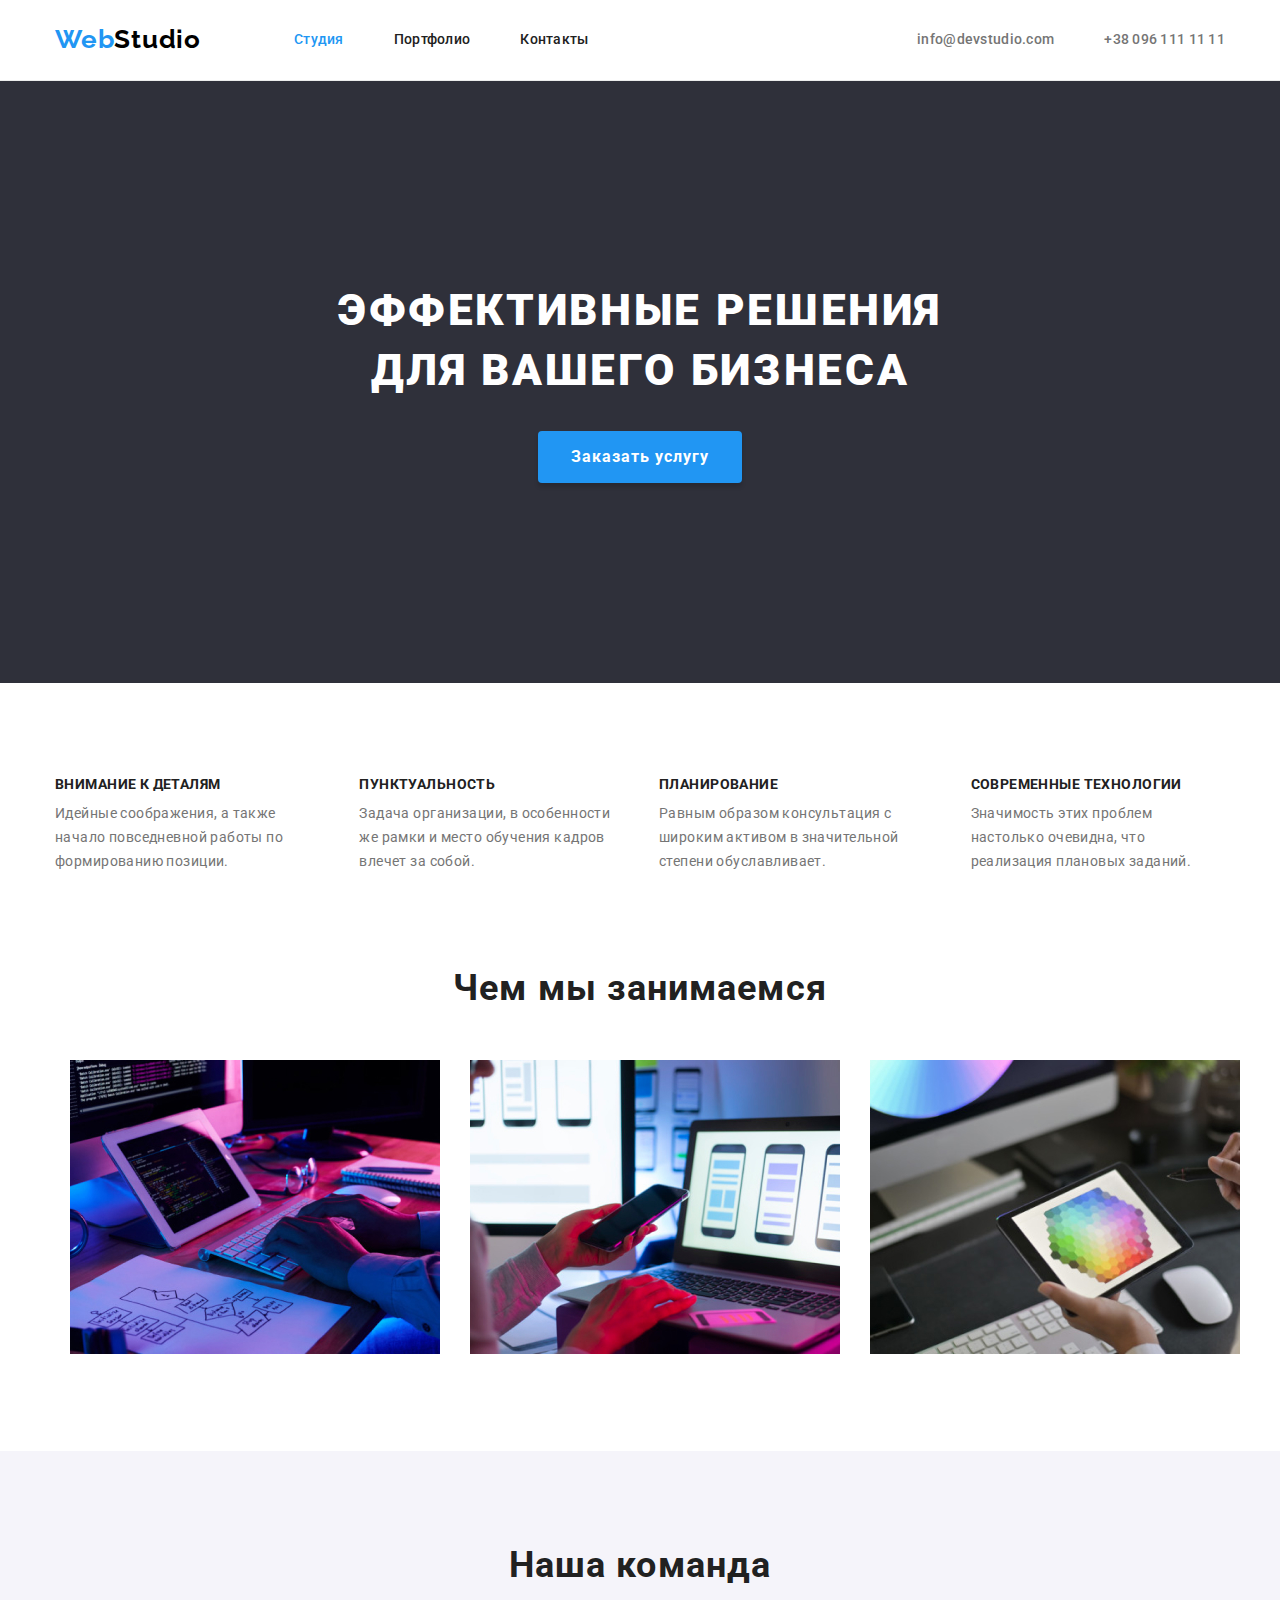
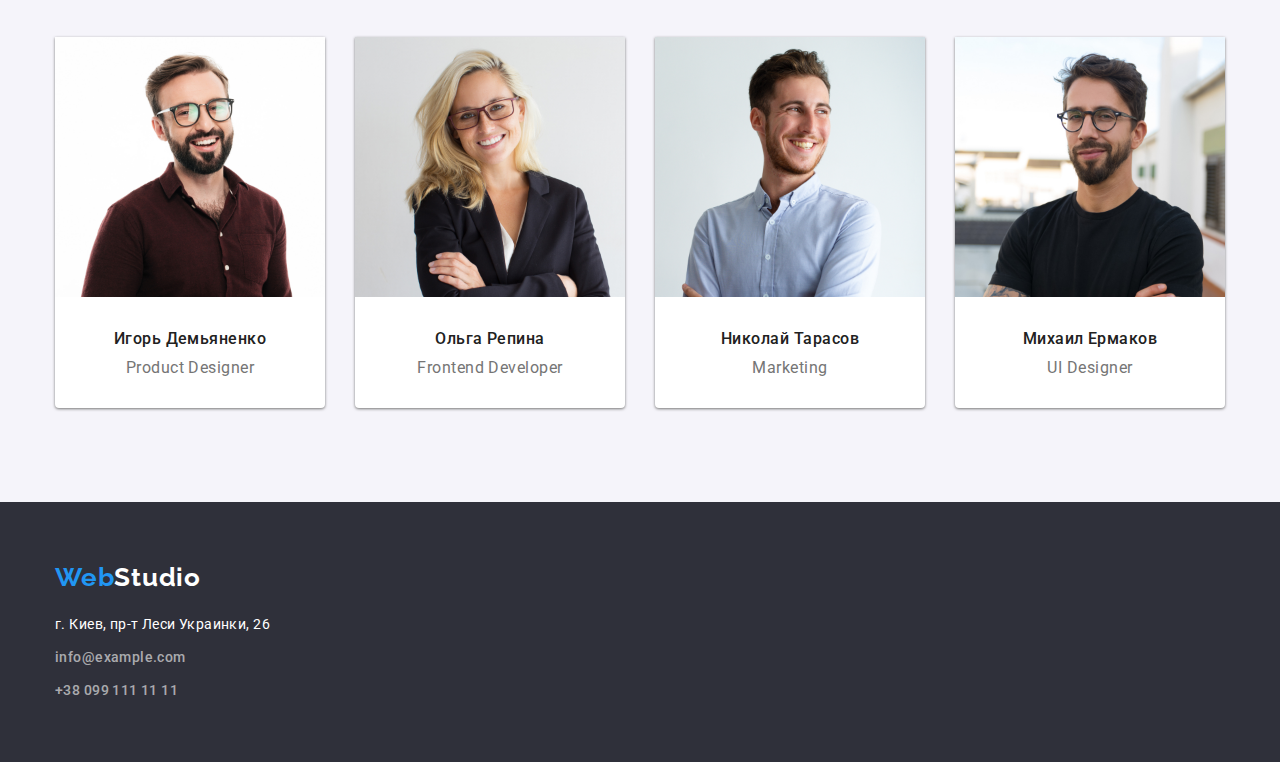
<file: index.html>
<!DOCTYPE html>
<html lang="en">

<head>
    <meta charset="UTF-8">
    <meta http-equiv="X-UA-Compatible" content="IE=edge">
    <meta name="viewport" content="width=device-width, initial-scale=1.0">
    <title>goit-markup-hw-03</title>
    <link href="https://fonts.googleapis.com/css2?family=Raleway:wght@700&family=Roboto:wght@400;500;700;900&display=swap"
        rel="stylesheet">
    <link rel="stylesheet" href="https://cdnjs.cloudflare.com/ajax/libs/modern-normalize/1.0.0/modern-normalize.min.css">    
    <link rel="stylesheet" href="./css/style.css">
</head>

<body>
    
   <header class="page-header">
    <div class="container">
        <nav class="nav">
            <a href="./index.html" class="logo"><span class="logostudio">Web</span>Studio</a>

            <ul class="site-nav">
                <li>
                    <a href="" class="link current">Студия</a>
                </li>
                <li>
                    <a href="./portfolio.html" class="link">Портфолио</a>
                </li>
                <li>
                    <a href="" class="link">Контакты</a>
                </li>
            </ul>
        </nav>
            <ul class="contacts-up">
                <li><a href="info@devstudio.com" class="list">info@devstudio.com</a></li>
                <li><a href="tel:+380961111111" class="list">+38 096 111 11 11</a></li>
            </ul>
           
    </div>
    </header>
    <main>

        <!-- Hero -->

        <section class="section-one">
          <div class="container">
            <h1 class="hero">ЭФФЕКТИВНЫЕ РЕШЕНИЯ<br>ДЛЯ ВАШЕГО БИЗНЕСА</h1>

            <!-- button -->

            <button type="button" class="button-hero">Заказать услугу</button>
          </div>
        </section>

        <!-- description -->

        <section class="section-two">
          <div class="container">
            <ul class="section-two-list">
                <li>
                    <h3 class="title">Внимание к деталям</h3>
                    <p class="description">Идейные соображения, а также начало повседневной работы по формированию
                        позиции.</p>
                </li>
                <li>
                    <h3 class="title">Пунктуальность</h3>
                    <p class="description">Задача организации, в особенности же рамки и место обучения кадров влечет за
                        собой.</p>
                </li>
                <li>
                    <h3 class="title">Планирование</h3>
                    <p class="description">Равным образом консультация с широким активом в значительной степени
                        обуславливает.</p>
                </li>
                <li>
                    <h3 class="title">Современные технологии</h3>
                    <p class="description">Значимость этих проблем настолько очевидна, что реализация плановых заданий.
                    </p>
                </li>
            </ul>
          </div>
        </section>

        <!-- Проекты -->

        <section class="contacts-section">
          <div class="container">
            <h2 class="work-team">Чем мы занимаемся</h2>
            <ul class="contacts-section-images">
                <li>
                    <img src="./images/img.1.jpg" alt="Чем мы занимаемся" width="370">
                </li>
                <li>
                    <img src="./images/img.2.jpg" alt="Чем мы занимаемся" width="370">
                </li>
                <li>
                    <img src="./images/img.3.jpg" alt="Чем мы занимаемся" width="370">
                </li>
            </ul>
          </div>
        </section>

        <!-- Наши сотрудники -->

        <section class="section-four">
          <div class="container">
            <h2 class="work-team">Наша команда</h2>
            <ul class="worker-list">
                <li class="worker-list-name">
                    <img src="./images/emp.1.jpg" alt="Игорь Демьяненко" width="270">
                <div>
                    <h3 class="name">Игорь Демьяненко</h3>
                    <p class="position">Product Designer</p>
                </div>
                </li>
                <li class="worker-list-name">
                    <img src="./images/emp.2.jpg" alt="Ольга Репина" width="270">
                <div>
                    <h3 class="name">Ольга Репина</h3>
                    <p class="position">Frontend Developer</p>
                </div>
                </li>
                <li class="worker-list-name">
                    <img src="./images/emp.3.jpg" alt="Николай Тарасов" width="270">
                <div>
                    <h3 class="name">Николай Тарасов</h3>
                    <p class="position">Marketing</p>
                </div>
                </li>
                <li class="worker-list-name">
                    <img src="./images/emp.4.jpg" alt="Михаил Ермаков" width="270">
                <div>
                    <h3 class="name">Михаил Ермаков</h3>
                    <p class="position">UI Designer</p>
                </div>
                </li>
            </ul>
          </div>
        </section>
    </main>

    <!-- Подвал -->
    <footer class="footer-line">
       <div class="container"> 
        <a href="./index.html" class="logo-down"><span class="logostudio">Web</span>Studio</a>
        <address>
            <ul class="contacts-down">
                <li>
                    <p class="address">г. Киев, пр-т Леси Украинки, 26</p>
                </li>
                <li>
                    <a href="info@example.com" class="list">info@example.com</a>
                </li>
                <li class="tel-list">
                    <a href="lel:+380991111111" class="list">+38 099 111 11 11</a>
                </li>
            </ul>
        </address>
      </div>
    </footer>


</body>

</html>
</file>
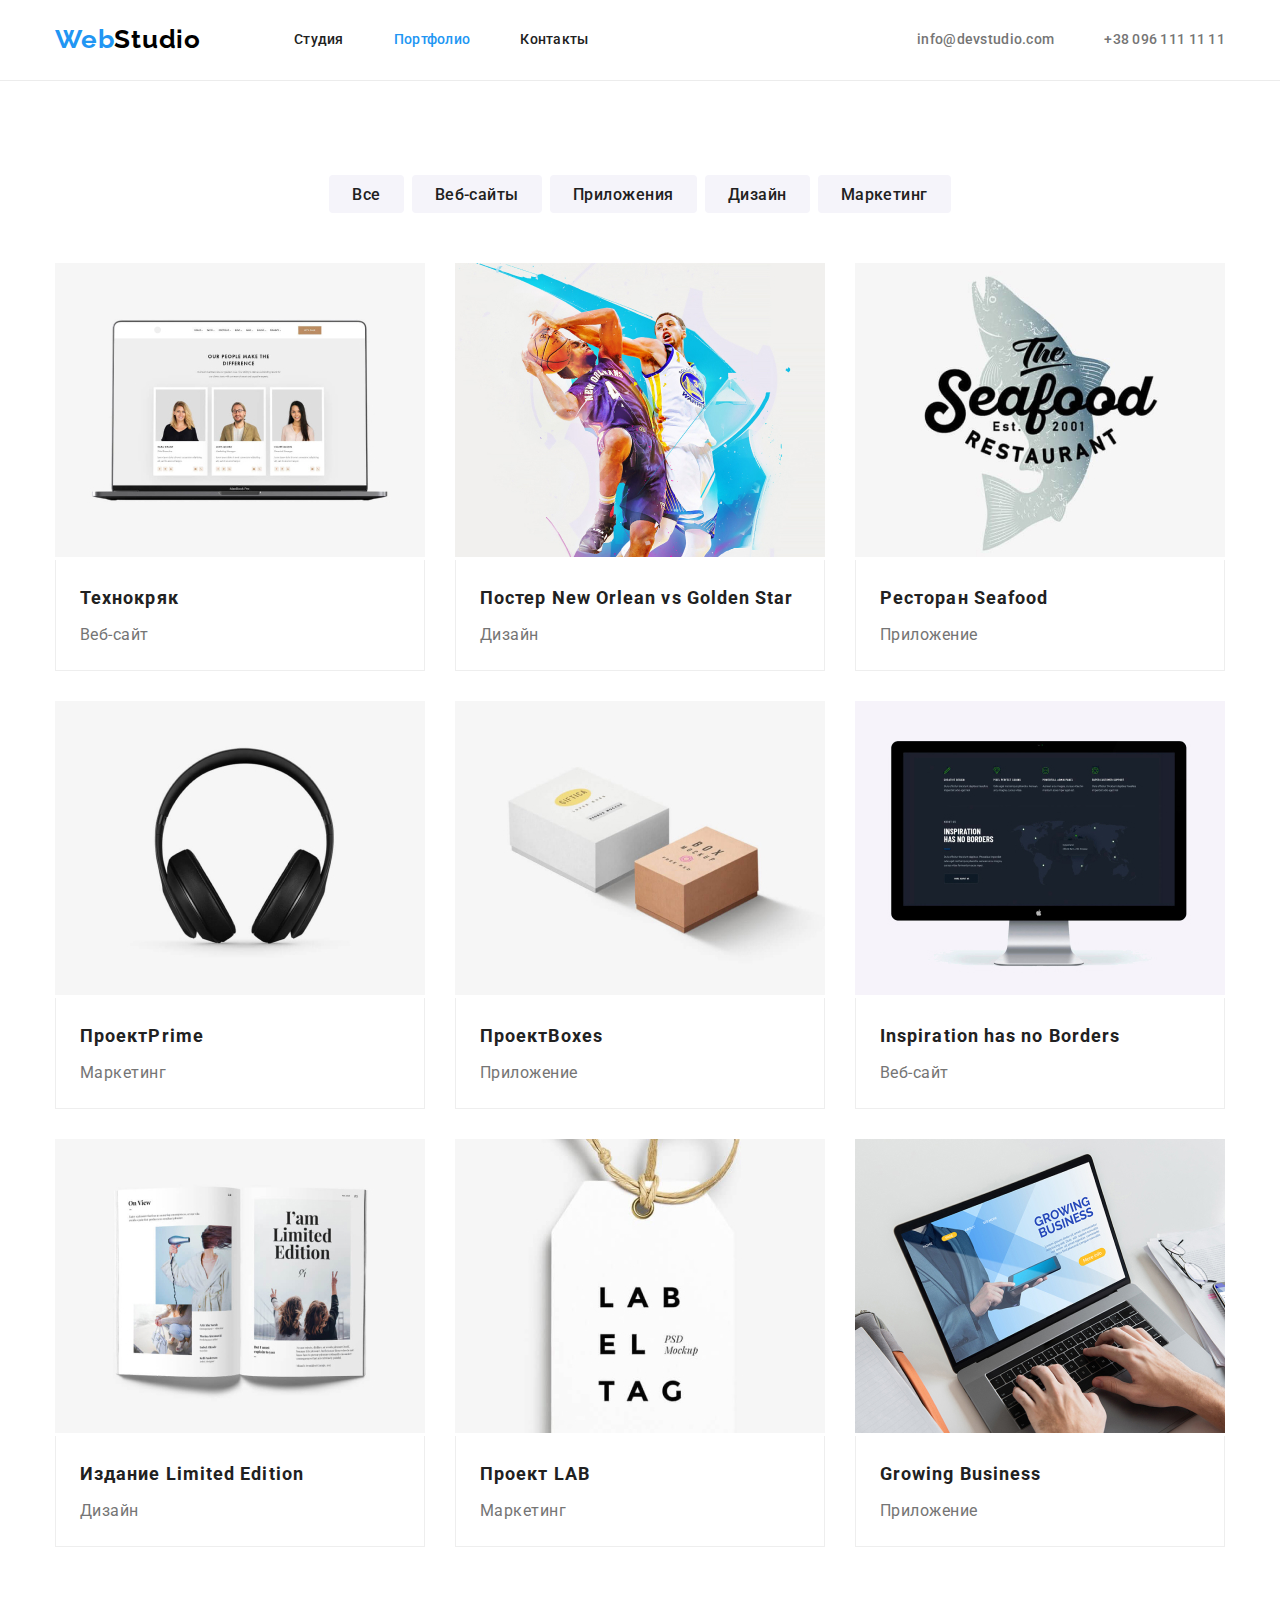
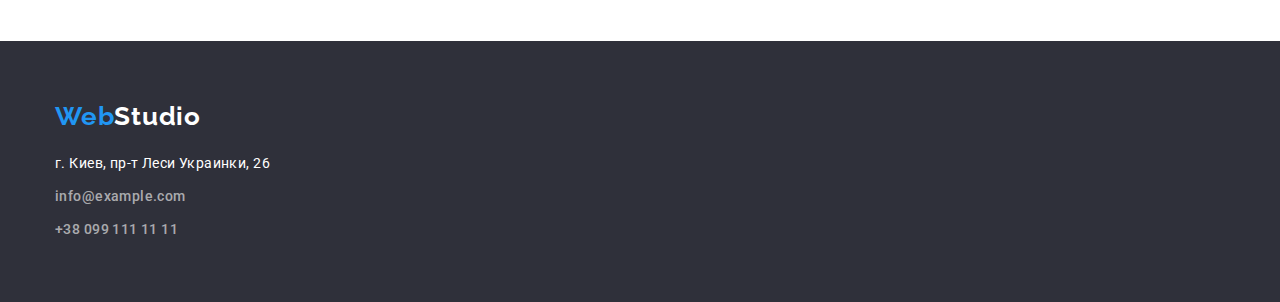
<file: portfolio.html>
<!DOCTYPE html>
<html lang="en">

<head>
    <meta charset="UTF-8">
    <meta http-equiv="X-UA-Compatible" content="IE=edge">
    <meta name="viewport" content="width=device-width, initial-scale=1.0">
    <title>portfolio</title>
    <link href="https://fonts.googleapis.com/css2?family=Raleway:wght@700&family=Roboto:wght@400;500;700;900&display=swap"
          rel="stylesheet">
    <link rel="stylesheet" href="https://cdnjs.cloudflare.com/ajax/libs/modern-normalize/1.0.0/modern-normalize.min.css">    
    <link rel="stylesheet" href="./css/style.css">
</head>

<body>
    <header class="page-header">
      <div class="container">
        <nav class="nav">
            <a href="./index.html" class="logo"><span class="logostudio">Web</span>Studio</a>
        
            <ul class="site-nav">
                <li>
                    <a href="./index.html" class="link">Студия</a>
                </li>
                <li>
                    <a href="" class="link current">Портфолио</a>
                </li>
                <li>
                    <a href="" class="link">Контакты</a>
                </li>
            </ul>
        </nav>
            <ul class="contacts-up">
                <li>
                     <a href="mailto:info@devstudio.com" class="list">info@devstudio.com</a>
                </li>
                <li>
                    <a href="tel:+380961111111" class="list">+38 096 111 11 11</a>
                </li>
            </ul>
      </div>
    </header>

    <!-- Special content -->
    <main>
        <section class="section-portfolio">
            <div class="container">
            <h1 class="visually-hidden">portfolio</h1>
            <ul class="buttons">
                <li>
                    <button type="button" class="button-list">Все</button>
                </li>
                <li>
                    <button type="button" class="button-list">Веб-сайты</button>
                </li>
                <li>
                    <button type="button" class="button-list">Приложения</button>
                </li>
                <li>
                    <button type="button" class="button-list">Дизайн</button>
                </li>
                <li>
                    <button type="button" class="button-list">Маркетинг</button>
                </li>
            </ul>
            <ul class="card-set">
                <li class="item">
                    <img src="./images/Технокряк.jpg" alt="Технокряк" width="370">
                <div> 
                    <h3 class="depiction">Технокряк</h3>
                    <p class="value">Веб-сайт</p>
                </div>
                </li>
                <li class="item">
                    <img src="./images/Постер.jpg" alt="Постер New Orlean vs Golden Star" width="370">
                <div>
                    <h3 class="depiction">Постер New Orlean vs Golden Star</h3>
                    <p class="value">Дизайн</p>
                </div>
                </li>
                <li class="item">
                    <img src="./images/Ресторан.jpg" alt="Ресторан Seafood" width="370">
                <div>
                    <h3 class="depiction">Ресторан Seafood</h3>
                    <p class="value">Приложение</p>
                </div>
                </li>
                <li class="item">
                    <img src="./images/ПроектPrime.jpg" alt="Проект Prime" width="370">
                <div>
                    <h3 class="depiction">ПроектPrime</h3>
                    <p class="value">Маркетинг</p>
                </div>
                </li>
                <li class="item">
                    <img src="./images/ПроектBoxes.jpg" alt="Проект Boxes" width="370">
                <div>
                    <h3 class="depiction">ПроектBoxes</h3>
                    <p class="value">Приложение</p>
                </div>
                </li>
                <li class="item">
                    <img src="./images/Inspiration.jpg" alt="Inspiration has no Borders" width="370">
                <div>
                    <h3 class="depiction">Inspiration has no Borders</h3>
                    <p class="value">Веб-сайт</p>
                </div>
                </li>
                <li class="item">
                    <img src="./images/Издание.jpg" alt="Издание Limited Edition" width="370">
                <div>
                    <h3 class="depiction">Издание Limited Edition</h3>
                    <p class="value">Дизайн</p>
                </div>
                </li>
                <li class="item">
                    <img src="./images/ПроектLAB.jpg" alt="Проект LAB" width="370">
                <div>
                    <h3 class="depiction">Проект LAB</h3>
                    <p class="value">Маркетинг</p>
                </div>
                </li>
                <li class="item">
                    <img src="./images/Growing.jpg" alt="Growing Business" width="370">
                <div>
                    <h3 class="depiction">Growing Business</h3>
                    <p class="value">Приложение</p>
                </div>
                </li>
            </ul>
            </div>
        </section>
    </main>
    <footer class="footer-line">
        <div class="container">
        <a href="./index.html" class="logo-down"><span class="logostudio">Web</span>Studio</a>
        <address>
            <ul class="contacts-down">
                <li>
                    <p class="address">г. Киев, пр-т Леси Украинки, 26</p>
                </li>
                <li>
                    <a href="mailto:info@example.com" class="list">info@example.com</a>
                </li>
                <li class="tel-list">
                    <a href="tel:+380991111111" class="list">+38 099 111 11 11</a>
                </li>
            </ul>
        </address>
        </div>
    </footer>

</body>

</html>
</file>
<file: css/style.css>
:root {
--primary-text-color: #757575;
--title-text-color: #212121;
--accent-color: #2196f3;
--header-color: #ffffff;
--footer-color: rgba(255, 255, 255, 0.6);
--footer-color-line: #2F303A;
--logo-style-font: 'Raleway', sans-serif;
--black-color: #000000;
--cards-color: #EEEEEE;
}
* {
    margin: 0; 
    padding: 0; 
}
body {
    font-family: 'Roboto', sans-serif ;
    font-size: 14px;
    color: var(--primary-text-color)
} 
ul {
 list-style: none;
 margin: 0;
 padding: 0;   
} 
a {
    text-decoration: none;
} 
address {
    font-style: normal;
}
span {
    color:  #2196F3;
}
p {
    margin: 0;
    padding: 0;
}
h1 h2 h3 h4 h5 {
    margin: 0;
    padding: 0;
}
/* LOGO */
.logo {
    font-family: var(--logo-style-font);
    font-weight: bold;
    font-size: 26px;
    line-height: 1.19;
    letter-spacing: 0.03em;
    color: var(--black-color);
}
.logo-down {
    font-family: var(--logo-style-font);
    font-weight: bold;
    font-size: 26px;
    line-height: 1.19;
    letter-spacing: 0.03em;
    color: var(--header-color);
    display: inline-block;
    margin-bottom: 20px;
}
/* SECTION_HEADER */
.page-header {
    background: var(--header-color);
    padding-top: 24px;
    padding-bottom: 25px;
    border-bottom: 1px solid #ECECEC;  
}
.page-header .container{
    display: flex;
    align-items: center;
}
.container {
    width: 1200px;
    padding: 0 15px;
    margin: 0 auto;
}
.site-nav .link {
    text-decoration: none;
    font-weight: 500;
    font-size: 14px;
    line-height: 16px;
    letter-spacing: 0.02em;
    color: var(--title-text-color);
}
.site-nav { 
  display: flex;
  margin: 0;
  margin-left: 93px;
}
.site-nav li:not(:first-child){
    margin-left: 50px;   
}    
.nav {
    display: flex;
    align-items: center;
    justify-content: space-between;  
}
.contacts-up { 
  display: flex;
  margin-left: auto;
} 
.contacts-up li:not(:first-child){
    margin-left: 50px;
}

.site-nav :hover,
.site-nav :focus,
.contacts-up :hover,
.contacts-up :focus {
    color: var(--accent-color);
}
.link:active {
    color: var(--accent-color);
}
.link.current {
    color: var(--accent-color);
}

.list {
    font-weight: 500;
    font-size: 14px;
    line-height: 1.14;
    letter-spacing: 0.02em;
    color: var(--primary-text-color);
}
/* SECTION_HEADER */


/* SECTION_TWO */
.section-two  {
    padding-top: 94px;
}
.section-two-list {
    margin: 0;
    display: flex;
}
.section-two-list li:not(:last-child){
    margin-right: 30px;
}
.title {
    font-weight: bold;
    font-size: 14px;
    line-height: 1.14;
    letter-spacing: 0.03em;
    text-transform: uppercase;
    color: var(--title-text-color);
    margin: 0;
}
.description {
    font-size: 14px;
    line-height: 1.71;
    letter-spacing: 0.03em;
    color: var(--primary-text-color);
    padding-top: 10px;
    margin: 0;
}
/* SECTION_TWO */


/* CONTACTS_SECTION_IMAGES */
.contacts-section {
    padding-top: 94px;
    padding-bottom: 94px;
}
.contacts-section-images li:not(:last-child){
    margin-right: 30px;
}
.contacts-section-images li{
    width: 370px;
}
.contacts-section-images {
    margin: 0;
    display: flex;
    padding-left: inherit;
}
.work-team {
    margin: 0;
    font-weight: bold;
    font-size: 36px;
    line-height: 1.16;
    text-align: center; 
    letter-spacing: 0.03em;
    color: var(--title-text-color);
}
/* CONTACTS_SECTION_IMAGES */

/* SECTION_PORTFOLIO_1 */
.section-portfolio {
    background: var(--header-color);
    padding-top: 94px;  
}
.buttons {
    display: flex;
    justify-content: center;
    margin-bottom: 50px;
}
.buttons li:not(:last-child) {
    margin-right: 8px;
}
.container .card-set {
    padding-bottom: 94px;
    padding-left: 0px;
    padding-right: 0px;
}
.card-set {
    display: flex;
    flex-wrap: wrap;
    margin: 0;
}
.card-set div {
    padding-top: 20px;
    padding-bottom: 20px;
    padding-left: 24px;
    padding-right: 24px;
    border: 1px solid var(--cards-color);
    border-block-start: none;
}
.item {
    width: 370px;
    margin-bottom: 30px;
    margin-right: 30px;
}
.item:nth-child(3n){
    margin-right: 0;
}
.item:nth-child(n + 7){
    margin-bottom: 0;
}  
.depiction {
    margin-bottom: 4px;
    font-weight: bold;
    font-size: 18px;
    line-height: 2;
    letter-spacing: 0.06em;
    color: var(--title-text-color);
}    
.value {
    font-size: 16px;
    line-height: 1.87;
    letter-spacing: 0.03em;
    color: var(--primary-text-color);
}

/* SECTION_PORTFOLIO */

/* SECTION_ONE */
.section-one {  
    background: var(--footer-color-line);
    text-align: center;
    padding-top: 200px;
    padding-bottom: 200px;     
}
/* hero */
.hero {
    margin: 0;
    font-weight: 900;
    font-size: 44px;
    line-height: 1.36;
    letter-spacing: 0.06em;
    color: var(--header-color);
    text-align: center;
    text-transform: uppercase;

}
.button-hero { 
   border: 1px solid transparent;
   margin-top: 30px;
   font-weight: bold;
   font-size: 16px;
   line-height: 1.87;
   cursor: pointer;
   letter-spacing: 0.06em;
   color: #ffffff;
   font-family: inherit;
   padding: 10px 32px;
   margin-left: auto;
   margin-right: auto;
   
/* заказать услугу */
    background: #2196f3;
    box-shadow: 0 4px 4px hsla(0, 0%, 0%, 0.149);
    border-radius: 4px;   
}
/* SECTION_ONE */

/* заказать услугу */
.button-hero:hover,
.button-hero:focus {
    background: #F5F4FA;
    color: var(--title-text-color);
}

/* SECTION_PORTFOLIO_2 */
.button-list {
    border: 1px solid transparent;
    font-weight: 500;
    font-size: 16px;
    line-height: 1.62;
    padding: 6px 22px;
    cursor: pointer;
    letter-spacing: 0.03em;
    color: var(--title-text-color);
    height: 38px;
    top: 174px;
    background: #F5F4FA;
    border-radius: 4px;
}
.button-list:hover,
.button-list:focus {
    background: var(--accent-color);
    color: var(--header-color);
}
/* SECTION_PORTFOLIO */


/* SPECIAL_CONTENT */
.visually-hidden {
    position: absolute;
    clip: rect(0 0 0 0);
    width: 1px;
    height: 1px;
    margin: -1px; 
}
/* SPECIAL_CONTENT */


/* SECTION_FOUR */
.section-four {
    background: #F5F4FA;
    padding-top: 94px;
    padding-bottom: 94px; 
}
.work-team {
    margin-bottom: 50px;
}
.worker-list li {
    width: 270px;
    text-align: center;
    border-radius: 0 0 4px 4px;
}
.worker-list {
    display: flex;
    padding-left: 0;
    margin: 0; 
}
.worker-list-name {
    background: #ffffff;
    box-shadow: 0 1px 3px;
}
.worker-list li:not(:last-child){
    margin-right: 30px;
}
.worker-list div {
    padding-top: 30px;
    padding-bottom: 30px;
}
.name {
    margin-bottom: 10px;
    font-weight: 500;
    font-size: 16px;
    line-height: 1.18;
    /* text-align: center; */
    letter-spacing: 0.03em;
    color: var(--title-text-color);
}
.position {
    font-weight: normal;
    font-size: 16px;
    line-height: 1.18;
    /* text-align: center; */
    letter-spacing: 0.03em;
    color: var(--primary-text-color);
}
/* SECTION_FOUR */


/* FOOTER_SECTION */
.contacts-down {
    display: inline-block;
}
.contacts-down li:not(:last-child){
    margin-bottom: 9px;
}
.contacts-down .list {
    font-size: 14px;
    line-height: 1.71;
    letter-spacing: 0.03em;
    color: var(--footer-color);
}
.tel-list {
}
.footer-line {
    padding-top: 60px;
    padding-bottom: 60px;
    background: var(--footer-color-line);
}
.list:hover,
.list:focus {
    color: var(--accent-color);
}
.address {
    font-size: 14px;
    line-height: 1.71;
    letter-spacing: 0.03em;
    color: var(--header-color);
}
/* FOOTER_SECTION */
</file>
